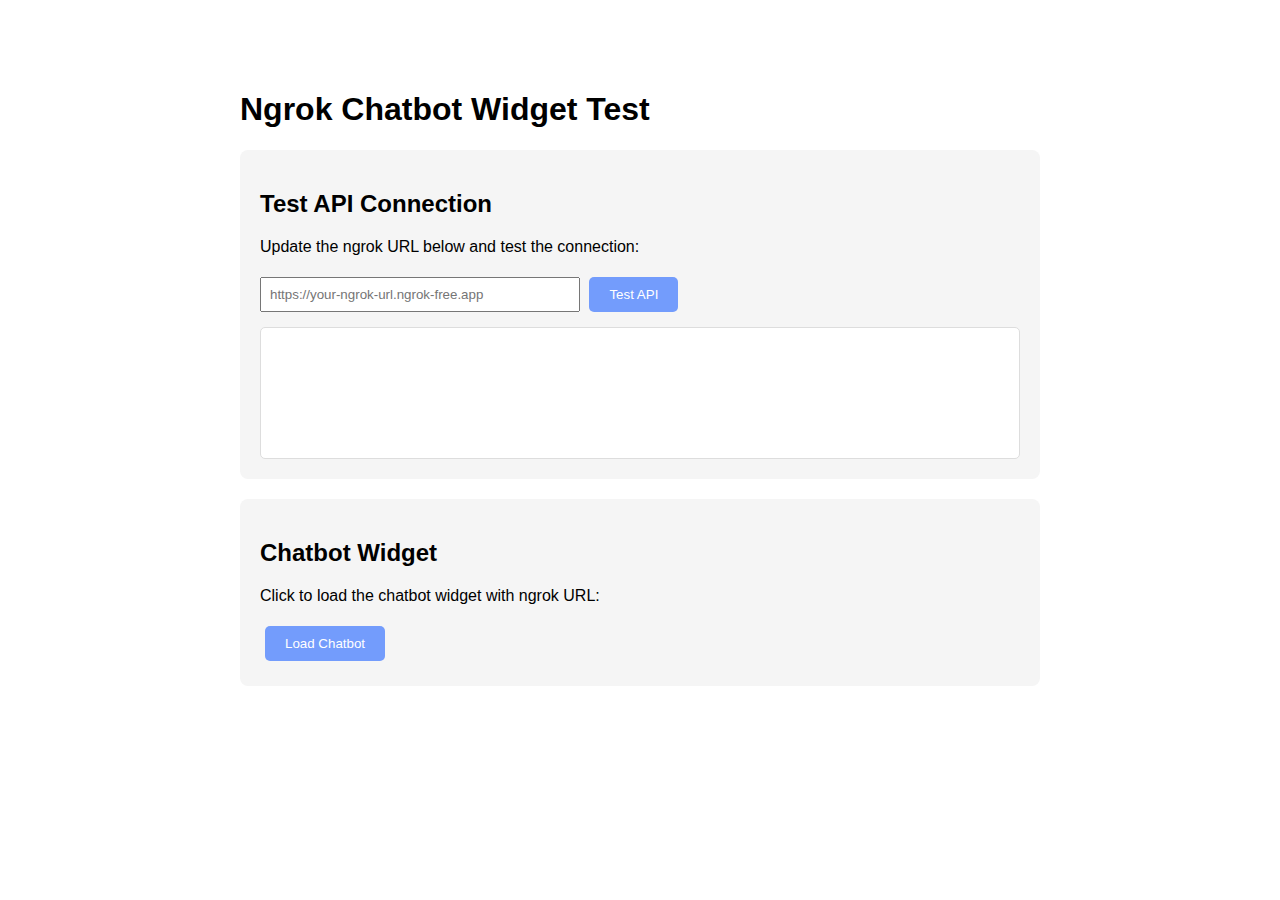
<file: test-ngrok.html>
<!DOCTYPE html>
<html lang="en">
<head>
    <meta charset="UTF-8">
    <meta name="viewport" content="width=device-width, initial-scale=1.0">
    <title>Ngrok Chatbot Test</title>
    <style>
        body {
            font-family: Arial, sans-serif;
            max-width: 800px;
            margin: 50px auto;
            padding: 20px;
        }
        .container {
            background: #f5f5f5;
            padding: 20px;
            border-radius: 8px;
            margin-bottom: 20px;
        }
        button {
            background: #739CFC;
            color: white;
            border: none;
            padding: 10px 20px;
            border-radius: 5px;
            cursor: pointer;
            margin: 5px;
        }
        button:hover {
            background: #5B8EFC;
        }
        #results {
            background: white;
            padding: 15px;
            border-radius: 5px;
            margin-top: 10px;
            min-height: 100px;
            border: 1px solid #ddd;
        }
    </style>
</head>
<body>
    <h1>Ngrok Chatbot Widget Test</h1>
    
    <div class="container">
        <h2>Test API Connection</h2>
        <p>Update the ngrok URL below and test the connection:</p>
        <input type="text" id="ngrokUrl" placeholder="https://your-ngrok-url.ngrok-free.app" style="width: 300px; padding: 8px;">
        <button onclick="testConnection()">Test API</button>
        <div id="results"></div>
    </div>

    <div class="container">
        <h2>Chatbot Widget</h2>
        <p>Click to load the chatbot widget with ngrok URL:</p>
        <button onclick="loadChatbot()">Load Chatbot</button>
        <div id="chatbot-container"></div>
    </div>

    <script>
        let currentNgrokUrl = '';

        async function testConnection() {
            const ngrokUrl = document.getElementById('ngrokUrl').value.trim();
            if (!ngrokUrl) {
                alert('Please enter your ngrok URL');
                return;
            }
            
            currentNgrokUrl = ngrokUrl;
            const resultsDiv = document.getElementById('results');
            resultsDiv.innerHTML = 'Testing connection...';

            try {
                // Test the API health endpoint
                const response = await fetch(`${ngrokUrl}/api/health`, {
                    headers: {
                        'ngrok-skip-browser-warning': 'true'
                    }
                });

                if (!response.ok) {
                    throw new Error(`HTTP ${response.status}: ${response.statusText}`);
                }

                const data = await response.json();
                resultsDiv.innerHTML = `
                    <strong>✅ Connection successful!</strong><br>
                    Status: ${data.status}<br>
                    Service: ${data.service}<br>
                    <em>You can now load the chatbot widget.</em>
                `;
            } catch (error) {
                resultsDiv.innerHTML = `
                    <strong>❌ Connection failed:</strong><br>
                    ${error.message}<br>
                    <em>Make sure your ngrok tunnel is running and the URL is correct.</em>
                `;
            }
        }

        function loadChatbot() {
            if (!currentNgrokUrl) {
                alert('Please test the API connection first');
                return;
            }

            const container = document.getElementById('chatbot-container');
            
            // Clear any existing chatbot
            container.innerHTML = '';

            // Create the chatbot element
            const chatbot = document.createElement('lt-chatbot');
            chatbot.setAttribute('data-id', '1');
            chatbot.setAttribute('data-mode', 'inline');
            chatbot.setAttribute('data-title', 'iQueue Bot');
            chatbot.setAttribute('data-theme', 'light');
            chatbot.setAttribute('data-api-base', `${currentNgrokUrl}/api`);

            container.appendChild(chatbot);

            // Load the widget script if not already present
            if (!document.querySelector('script[src*="chatbot-widget.js"]')) {
                const script = document.createElement('script');
                script.src = `${currentNgrokUrl}/widget/chatbot-widget.js`;
                script.onload = () => {
                    console.log('Chatbot widget loaded successfully');
                };
                script.onerror = () => {
                    container.innerHTML = '<p style="color: red;">Failed to load chatbot widget script</p>';
                };
                document.head.appendChild(script);
            }
        }
    </script>
</body>
</html>
</file>
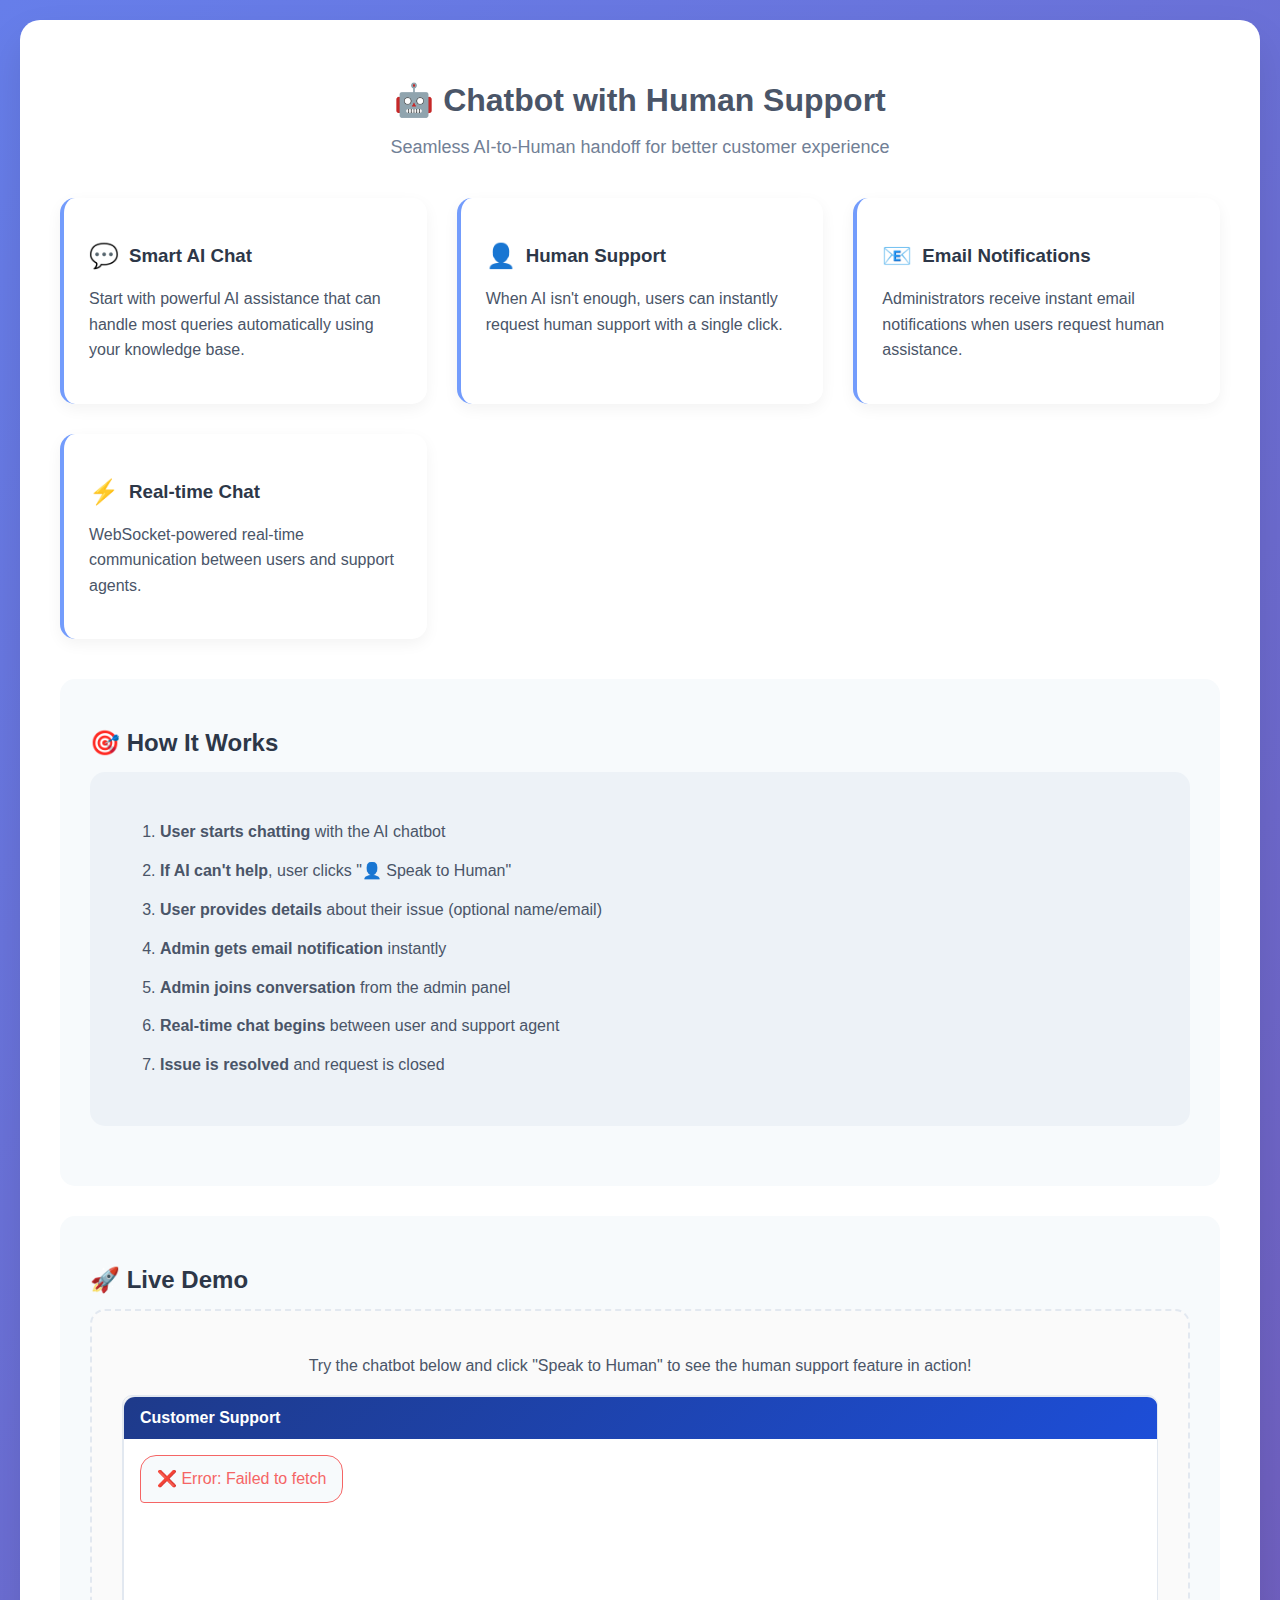
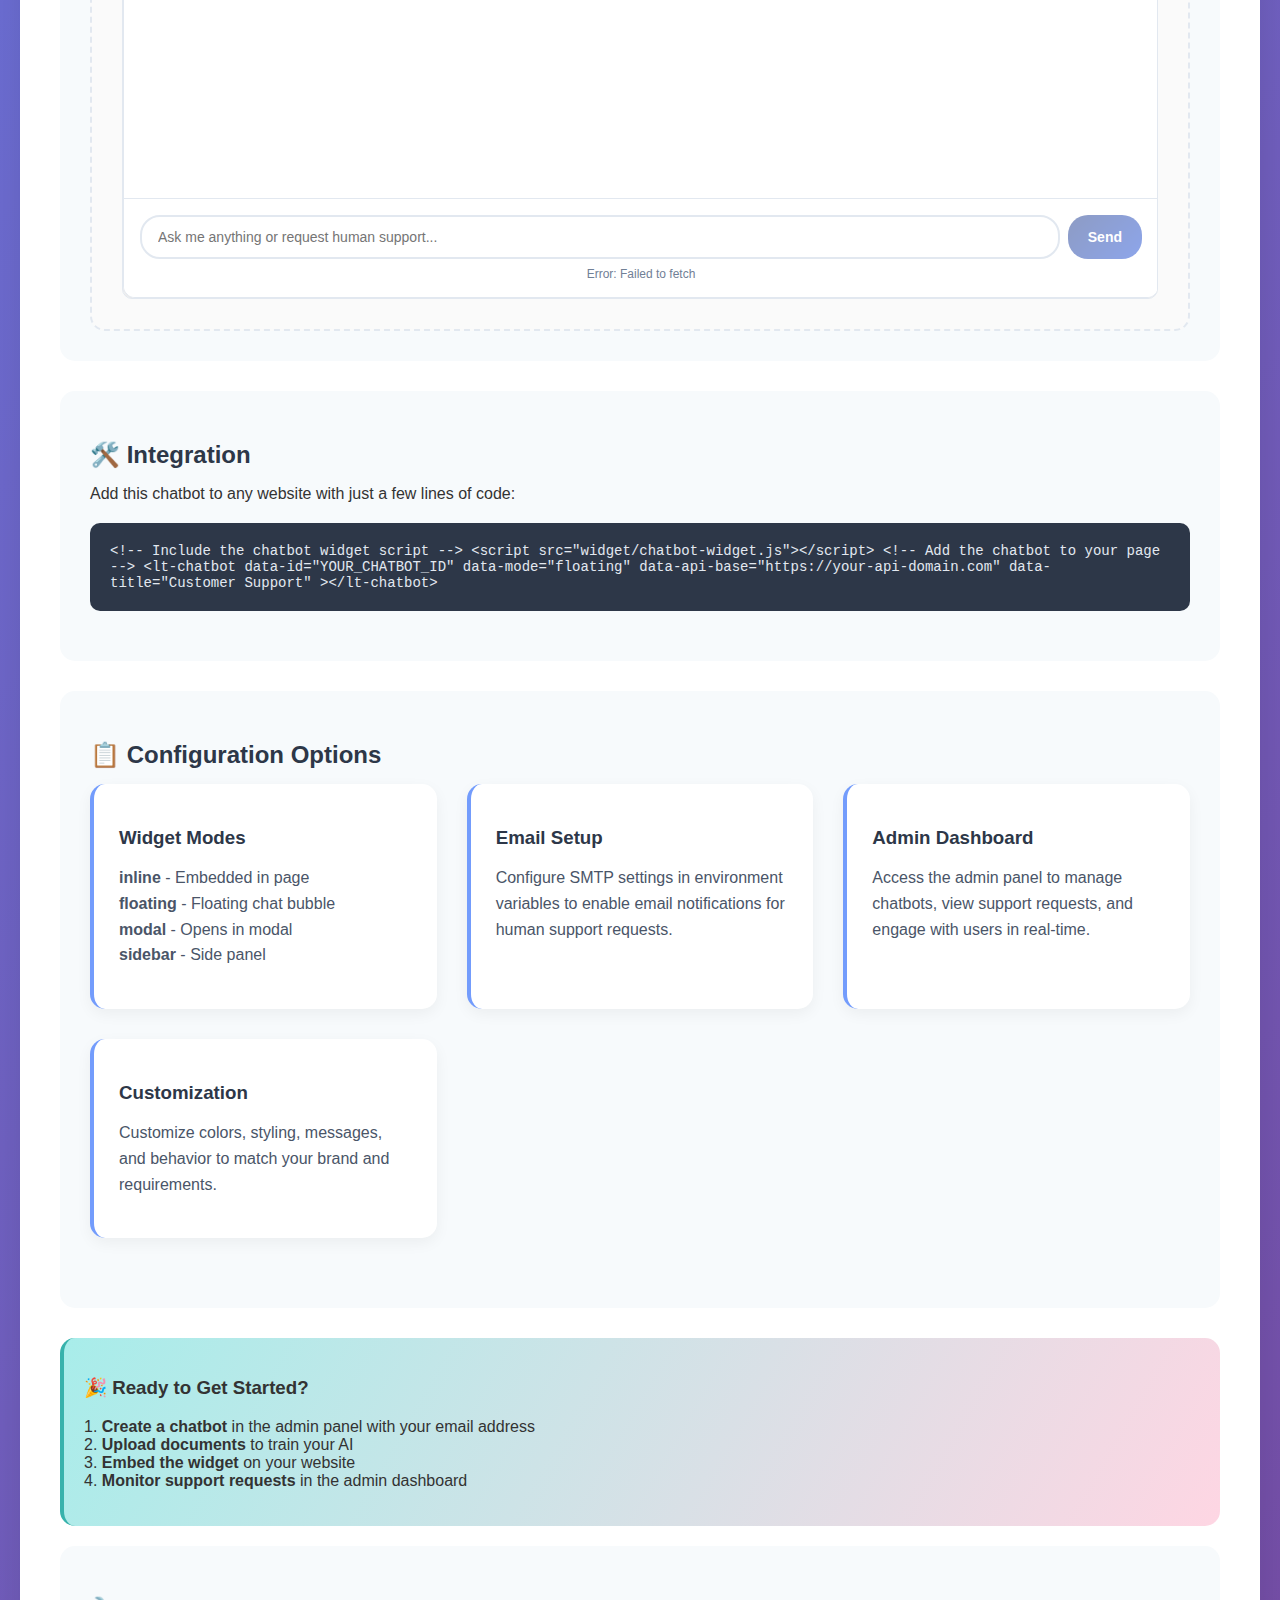
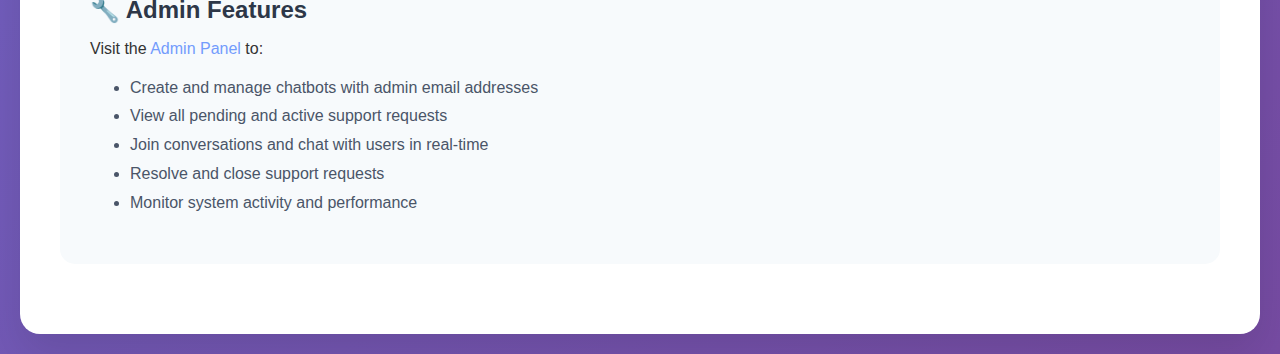
<file: frontend/human_support_example.html>
<!DOCTYPE html>
<html lang="en">
<head>
    <meta charset="UTF-8">
    <meta name="viewport" content="width=device-width, initial-scale=1.0">
    <title>Chatbot with Human Support - Example</title>
    <style>
        body {
            font-family: -apple-system, BlinkMacSystemFont, 'Segoe UI', Roboto, sans-serif;
            margin: 0;
            padding: 20px;
            background: linear-gradient(135deg, #667eea 0%, #764ba2 100%);
            min-height: 100vh;
            color: #333;
        }
        
        .container {
            max-width: 1200px;
            margin: 0 auto;
            background: white;
            border-radius: 20px;
            padding: 40px;
            box-shadow: 0 20px 40px rgba(0, 0, 0, 0.1);
        }
        
        .header {
            text-align: center;
            margin-bottom: 40px;
        }
        
        .header h1 {
            color: #4a5568;
            margin-bottom: 10px;
        }
        
        .header p {
            color: #718096;
            font-size: 18px;
        }
        
        .demo-section {
            background: #f7fafc;
            border-radius: 15px;
            padding: 30px;
            margin-bottom: 30px;
        }
        
        .demo-section h2 {
            color: #2d3748;
            margin-bottom: 15px;
        }
        
        .feature-grid {
            display: grid;
            grid-template-columns: repeat(auto-fit, minmax(300px, 1fr));
            gap: 30px;
            margin-bottom: 40px;
        }
        
        .feature-card {
            background: white;
            padding: 25px;
            border-radius: 15px;
            box-shadow: 0 5px 15px rgba(0, 0, 0, 0.05);
            border-left: 4px solid #739CFC;
        }
        
        .feature-card h3 {
            color: #2d3748;
            margin-bottom: 10px;
            display: flex;
            align-items: center;
            gap: 10px;
        }
        
        .feature-card p {
            color: #4a5568;
            line-height: 1.6;
        }
        
        .chatbot-demo {
            border: 2px dashed #e2e8f0;
            border-radius: 15px;
            padding: 30px;
            text-align: center;
            background: #fafafa;
        }
        
        .usage-steps {
            background: #edf2f7;
            border-radius: 15px;
            padding: 30px;
            margin-bottom: 30px;
        }
        
        .usage-steps ol {
            font-size: 16px;
            line-height: 1.8;
        }
        
        .usage-steps li {
            margin-bottom: 10px;
            color: #4a5568;
        }
        
        .code-block {
            background: #2d3748;
            color: #e2e8f0;
            padding: 20px;
            border-radius: 10px;
            font-family: 'Monaco', 'Menlo', monospace;
            font-size: 14px;
            overflow-x: auto;
            margin: 20px 0;
        }
        
        .highlight {
            background: linear-gradient(120deg, #a8edea 0%, #fed6e3 100%);
            padding: 20px;
            border-radius: 15px;
            margin: 20px 0;
            border-left: 4px solid #38b2ac;
        }
        
        .emoji {
            font-size: 24px;
        }
    </style>
</head>
<body>
    <div class="container">
        <div class="header">
            <h1>🤖 Chatbot with Human Support</h1>
            <p>Seamless AI-to-Human handoff for better customer experience</p>
        </div>

        <div class="feature-grid">
            <div class="feature-card">
                <h3><span class="emoji">💬</span> Smart AI Chat</h3>
                <p>Start with powerful AI assistance that can handle most queries automatically using your knowledge base.</p>
            </div>
            
            <div class="feature-card">
                <h3><span class="emoji">👤</span> Human Support</h3>
                <p>When AI isn't enough, users can instantly request human support with a single click.</p>
            </div>
            
            <div class="feature-card">
                <h3><span class="emoji">📧</span> Email Notifications</h3>
                <p>Administrators receive instant email notifications when users request human assistance.</p>
            </div>
            
            <div class="feature-card">
                <h3><span class="emoji">⚡</span> Real-time Chat</h3>
                <p>WebSocket-powered real-time communication between users and support agents.</p>
            </div>
        </div>

        <div class="demo-section">
            <h2>🎯 How It Works</h2>
            <div class="usage-steps">
                <ol>
                    <li><strong>User starts chatting</strong> with the AI chatbot</li>
                    <li><strong>If AI can't help</strong>, user clicks "👤 Speak to Human"</li>
                    <li><strong>User provides details</strong> about their issue (optional name/email)</li>
                    <li><strong>Admin gets email notification</strong> instantly</li>
                    <li><strong>Admin joins conversation</strong> from the admin panel</li>
                    <li><strong>Real-time chat begins</strong> between user and support agent</li>
                    <li><strong>Issue is resolved</strong> and request is closed</li>
                </ol>
            </div>
        </div>

        <div class="demo-section">
            <h2>🚀 Live Demo</h2>
            <div class="chatbot-demo">
                <p style="margin-bottom: 20px; color: #4a5568;">
                    Try the chatbot below and click "Speak to Human" to see the human support feature in action!
                </p>
                
                <!-- Chatbot Widget will be embedded here -->
                <lt-chatbot 
                    data-id="1" 
                    data-mode="inline" 
                    data-api-base="http://localhost:8000"
                    data-height="500px"
                    data-title="Customer Support"
                    data-placeholder="Ask me anything or request human support..."
                    style="border: 1px solid #e2e8f0; border-radius: 10px; overflow: hidden;"
                ></lt-chatbot>
            </div>
        </div>

        <div class="demo-section">
            <h2>🛠️ Integration</h2>
            <p>Add this chatbot to any website with just a few lines of code:</p>
            
            <div class="code-block">
&lt;!-- Include the chatbot widget script --&gt;
&lt;script src="widget/chatbot-widget.js"&gt;&lt;/script&gt;

&lt;!-- Add the chatbot to your page --&gt;
&lt;lt-chatbot 
    data-id="YOUR_CHATBOT_ID" 
    data-mode="floating" 
    data-api-base="https://your-api-domain.com"
    data-title="Customer Support"
&gt;&lt;/lt-chatbot&gt;
            </div>
        </div>

        <div class="demo-section">
            <h2>📋 Configuration Options</h2>
            <div class="feature-grid">
                <div class="feature-card">
                    <h3>Widget Modes</h3>
                    <p><strong>inline</strong> - Embedded in page<br>
                    <strong>floating</strong> - Floating chat bubble<br>
                    <strong>modal</strong> - Opens in modal<br>
                    <strong>sidebar</strong> - Side panel</p>
                </div>
                
                <div class="feature-card">
                    <h3>Email Setup</h3>
                    <p>Configure SMTP settings in environment variables to enable email notifications for human support requests.</p>
                </div>
                
                <div class="feature-card">
                    <h3>Admin Dashboard</h3>
                    <p>Access the admin panel to manage chatbots, view support requests, and engage with users in real-time.</p>
                </div>
                
                <div class="feature-card">
                    <h3>Customization</h3>
                    <p>Customize colors, styling, messages, and behavior to match your brand and requirements.</p>
                </div>
            </div>
        </div>

        <div class="highlight">
            <h3>🎉 Ready to Get Started?</h3>
            <p>
                1. <strong>Create a chatbot</strong> in the admin panel with your email address<br>
                2. <strong>Upload documents</strong> to train your AI<br>
                3. <strong>Embed the widget</strong> on your website<br>
                4. <strong>Monitor support requests</strong> in the admin dashboard
            </p>
        </div>

        <div class="demo-section">
            <h2>🔧 Admin Features</h2>
            <p>Visit the <a href="admin.html" target="_blank" style="color: #739CFC; text-decoration: none;">Admin Panel</a> to:</p>
            <ul style="font-size: 16px; line-height: 1.8; color: #4a5568;">
                <li>Create and manage chatbots with admin email addresses</li>
                <li>View all pending and active support requests</li>
                <li>Join conversations and chat with users in real-time</li>
                <li>Resolve and close support requests</li>
                <li>Monitor system activity and performance</li>
            </ul>
        </div>
    </div>

    <!-- Load the chatbot widget -->
    <script src="widget/chatbot-widget.js"></script>
    
    <script>
        // Optional: Add some demo interaction
        document.addEventListener('DOMContentLoaded', function() {
            console.log('Human Support Demo Page Loaded');
            
            // You could add additional JavaScript here for demo purposes
            // For example, simulating admin notifications, etc.
        });
    </script>
</body>
</html>
</file>
